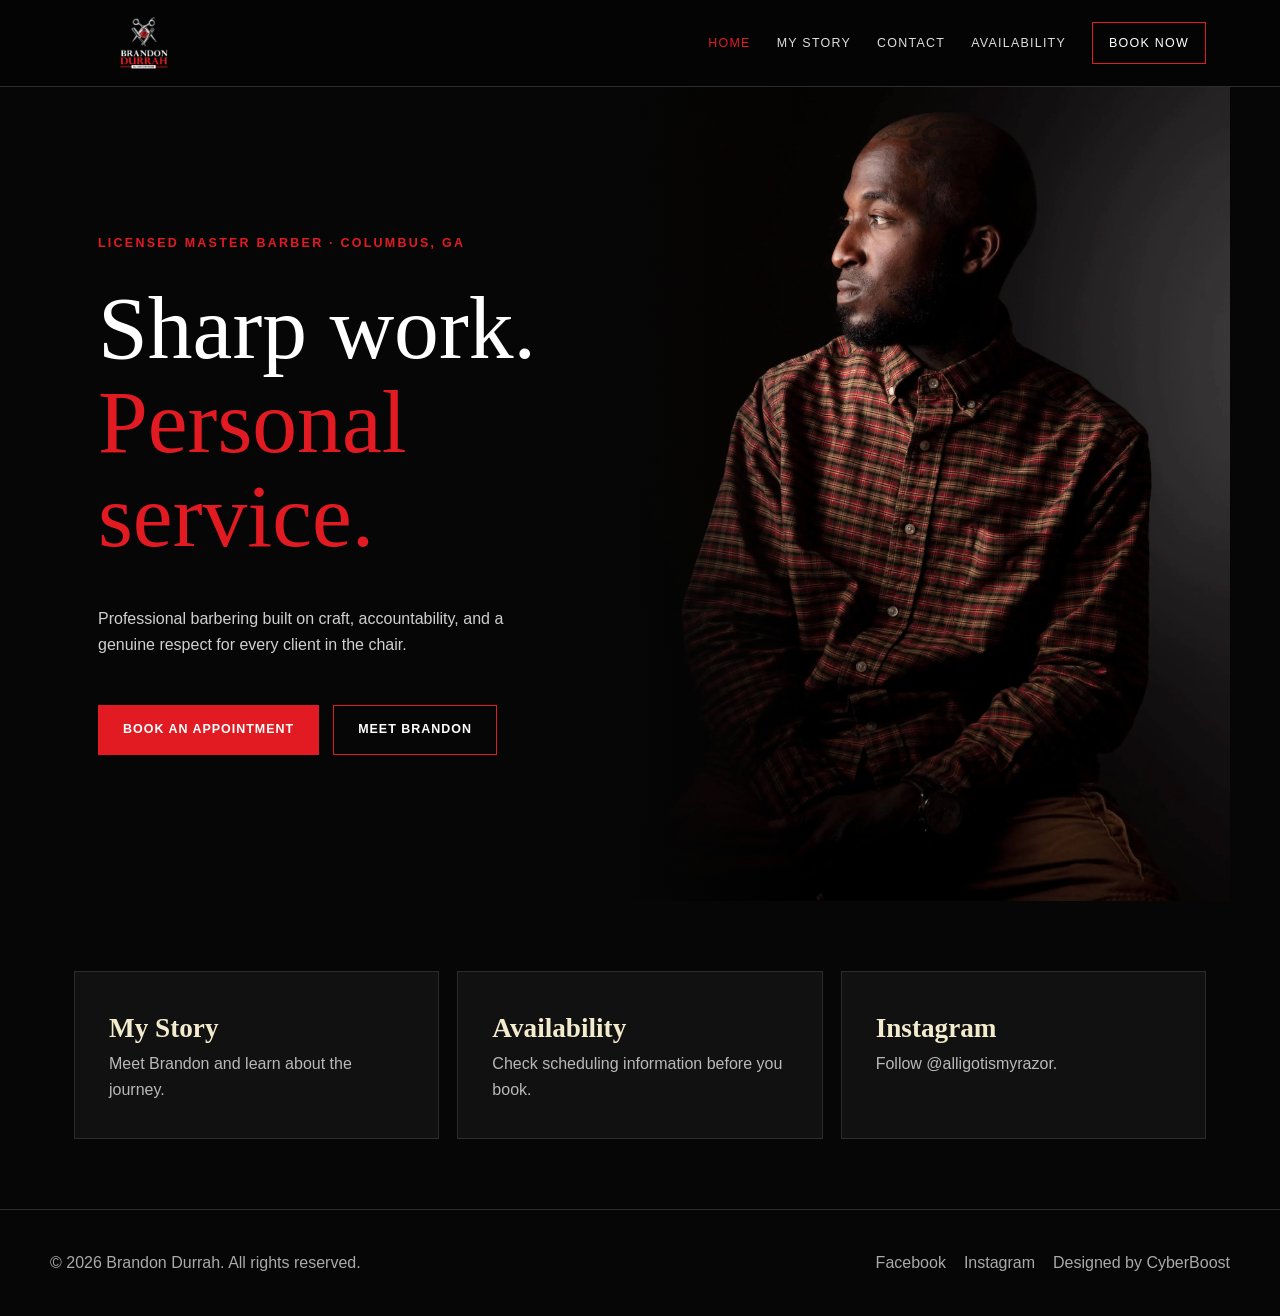
<file: index.html>
<!doctype html><html lang="en"><head><meta charset="utf-8"><meta name="viewport" content="width=device-width,initial-scale=1"><meta name="description" content="Book a professional haircut with licensed Master Barber Brandon Durrah in Columbus, Georgia."><title>Brandon Durrah | Licensed Master Barber</title><link rel="stylesheet" href="styles.css"></head><body><header class="site-header"><nav class="nav"><a class="brand" href="/"><img src="assets/logo.png" alt="Brandon Durrah — All I Got Is My Razor"></a><button class="menu" aria-label="Open menu" aria-expanded="false">☰</button><div class="nav-links"><a aria-current="page" href="/">Home</a><a href="/about.html">My Story</a><a href="/contact.html">Contact</a><a href="/availability.html">Availability</a><a class="nav-cta" href="/booking.html">Book Now</a></div></nav></header><main><section class="hero"><div class="hero-copy"><span class="eyebrow">Licensed Master Barber · Columbus, GA</span><h1>Sharp work.<br><span style="color:var(--red)">Personal service.</span></h1><p>Professional barbering built on craft, accountability, and a genuine respect for every client in the chair.</p><div class="actions"><a class="btn" href="/booking.html">Book an appointment</a><a class="btn secondary" href="/about.html">Meet Brandon</a></div></div><div class="hero-image" role="img" aria-label="Portrait of Master Barber Brandon Durrah"></div></section><section class="quick-links"><a class="quick-card" href="/about.html"><strong>My Story</strong><span>Meet Brandon and learn about the journey.</span></a><a class="quick-card" href="/availability.html"><strong>Availability</strong><span>Check scheduling information before you book.</span></a><a class="quick-card" href="https://www.instagram.com/alligotismyrazor_brandondurrah/" target="_blank" rel="noopener"><strong>Instagram</strong><span>Follow @alligotismyrazor.</span></a></section></main><footer class="site-footer"><div class="footer-inner"><span>© <span data-year></span> Brandon Durrah. All rights reserved.</span><div class="footer-links"><a href="https://facebook.com/alligotismyrazor/">Facebook</a><a href="https://www.instagram.com/alligotismyrazor_brandondurrah/">Instagram</a><a href="https://mycyberboost.tech">Designed by CyberBoost</a></div></div></footer><script src="script.js"></script></body></html>
</file>
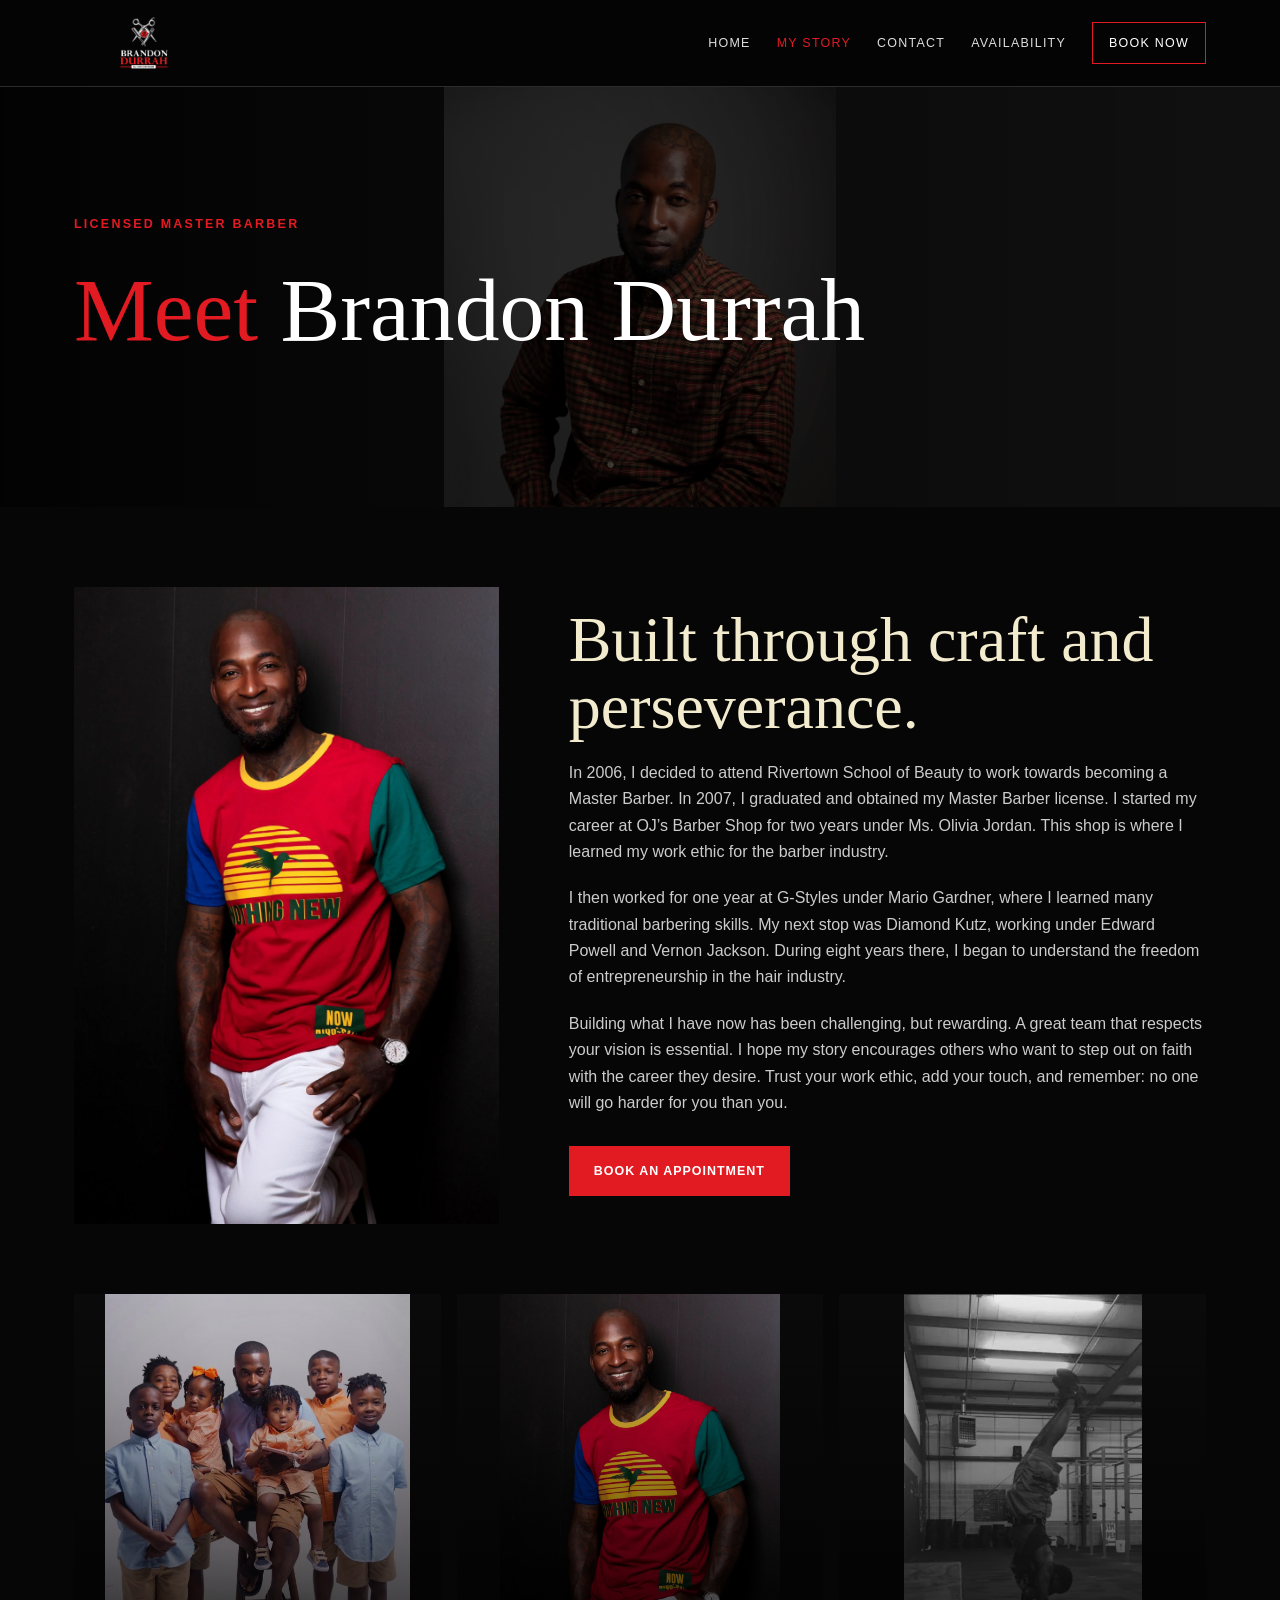
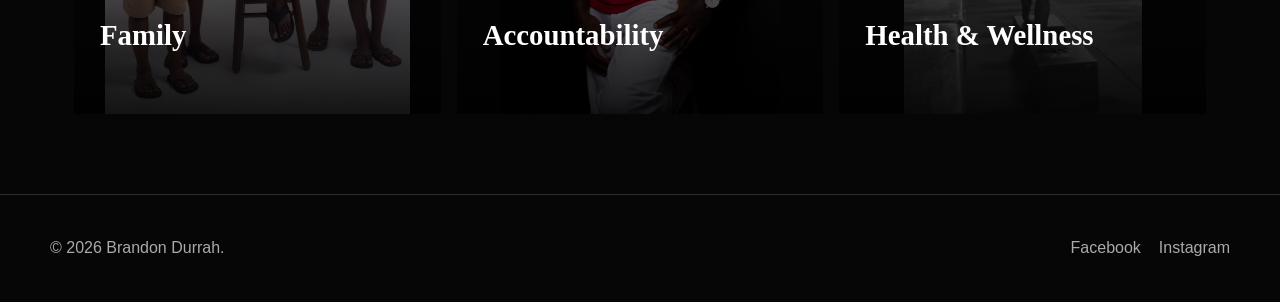
<file: about.html>
<!doctype html><html lang="en"><head><meta charset="utf-8"><meta name="viewport" content="width=device-width,initial-scale=1"><meta name="description" content="Meet Brandon Durrah, a licensed Master Barber serving Columbus, Georgia."><title>My Story | Brandon Durrah</title><link rel="stylesheet" href="styles.css"></head><body><header class="site-header"><nav class="nav"><a class="brand" href="/"><img src="assets/logo.png" alt="Brandon Durrah"></a><button class="menu" aria-label="Open menu" aria-expanded="false">☰</button><div class="nav-links"><a href="/">Home</a><a aria-current="page" href="/about.html">My Story</a><a href="/contact.html">Contact</a><a href="/availability.html">Availability</a><a class="nav-cta" href="/booking.html">Book Now</a></div></nav></header><main><section class="page-hero story-hero"><div><span class="eyebrow">Licensed Master Barber</span><h1><span>Meet</span> Brandon Durrah</h1></div></section><section class="content"><div class="story-grid"><img src="assets/accountability.jpg" alt="Brandon Durrah"><div class="prose"><h2 class="section-title">Built through craft and perseverance.</h2><p>In 2006, I decided to attend Rivertown School of Beauty to work towards becoming a Master Barber. In 2007, I graduated and obtained my Master Barber license. I started my career at OJ’s Barber Shop for two years under Ms. Olivia Jordan. This shop is where I learned my work ethic for the barber industry.</p><p>I then worked for one year at G-Styles under Mario Gardner, where I learned many traditional barbering skills. My next stop was Diamond Kutz, working under Edward Powell and Vernon Jackson. During eight years there, I began to understand the freedom of entrepreneurship in the hair industry.</p><p>Building what I have now has been challenging, but rewarding. A great team that respects your vision is essential. I hope my story encourages others who want to step out on faith with the career they desire. Trust your work ethic, add your touch, and remember: no one will go harder for you than you.</p><div class="actions"><a class="btn" href="/booking.html">Book an appointment</a></div></div></div><div class="values"><div class="value" style="background-image:url('assets/family.jpg')"><h3>Family</h3></div><div class="value" style="background-image:url('assets/accountability.jpg')"><h3>Accountability</h3></div><div class="value" style="background-image:url('assets/fitness.jpg')"><h3>Health &amp; Wellness</h3></div></div></section></main><footer class="site-footer"><div class="footer-inner"><span>© <span data-year></span> Brandon Durrah.</span><div class="footer-links"><a href="https://facebook.com/alligotismyrazor/">Facebook</a><a href="https://www.instagram.com/alligotismyrazor_brandondurrah/">Instagram</a></div></div></footer><script src="script.js"></script></body></html>
</file>
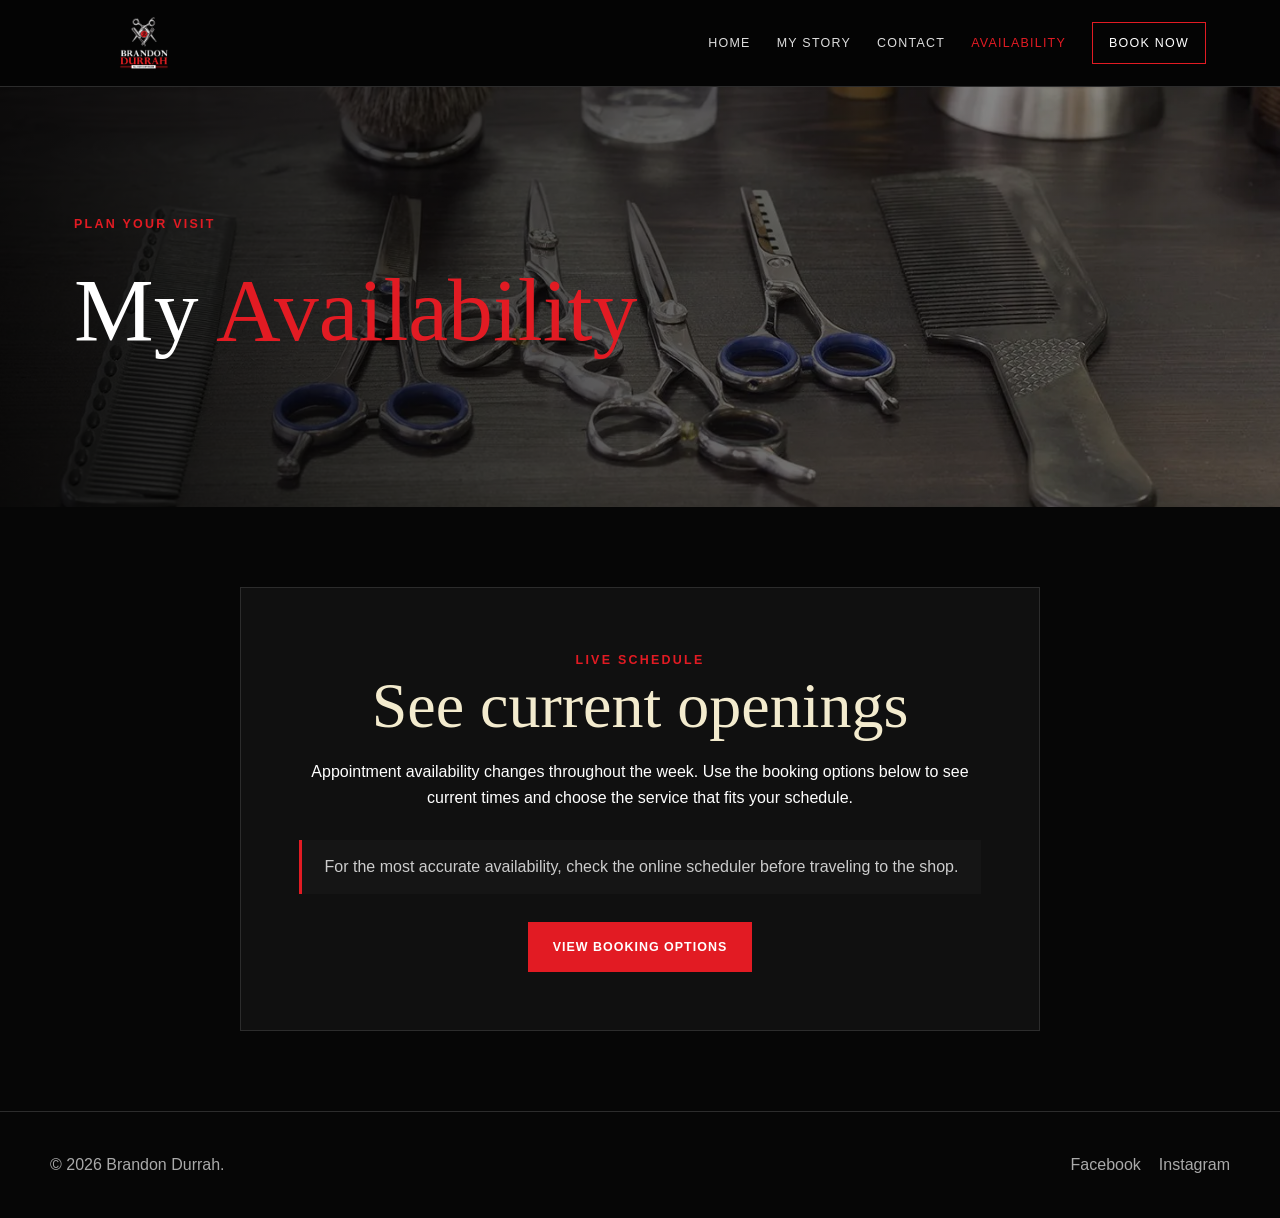
<file: availability.html>
<!doctype html><html lang="en"><head><meta charset="utf-8"><meta name="viewport" content="width=device-width,initial-scale=1"><meta name="description" content="Check Brandon Durrah’s current haircut availability and booking options."><title>Availability | Brandon Durrah</title><link rel="stylesheet" href="styles.css"></head><body><header class="site-header"><nav class="nav"><a class="brand" href="/"><img src="assets/logo.png" alt="Brandon Durrah"></a><button class="menu" aria-label="Open menu" aria-expanded="false">☰</button><div class="nav-links"><a href="/">Home</a><a href="/about.html">My Story</a><a href="/contact.html">Contact</a><a aria-current="page" href="/availability.html">Availability</a><a class="nav-cta" href="/booking.html">Book Now</a></div></nav></header><main><section class="page-hero availability-hero"><div><span class="eyebrow">Plan your visit</span><h1>My <span>Availability</span></h1></div></section><section class="content"><div class="schedule-card"><span class="eyebrow">Live schedule</span><h2 class="section-title">See current openings</h2><p>Appointment availability changes throughout the week. Use the booking options below to see current times and choose the service that fits your schedule.</p><div class="notice">For the most accurate availability, check the online scheduler before traveling to the shop.</div><a class="btn" href="/booking.html">View booking options</a></div></section></main><footer class="site-footer"><div class="footer-inner"><span>© <span data-year></span> Brandon Durrah.</span><div class="footer-links"><a href="https://facebook.com/alligotismyrazor/">Facebook</a><a href="https://www.instagram.com/alligotismyrazor_brandondurrah/">Instagram</a></div></div></footer><script src="script.js"></script></body></html>
</file>
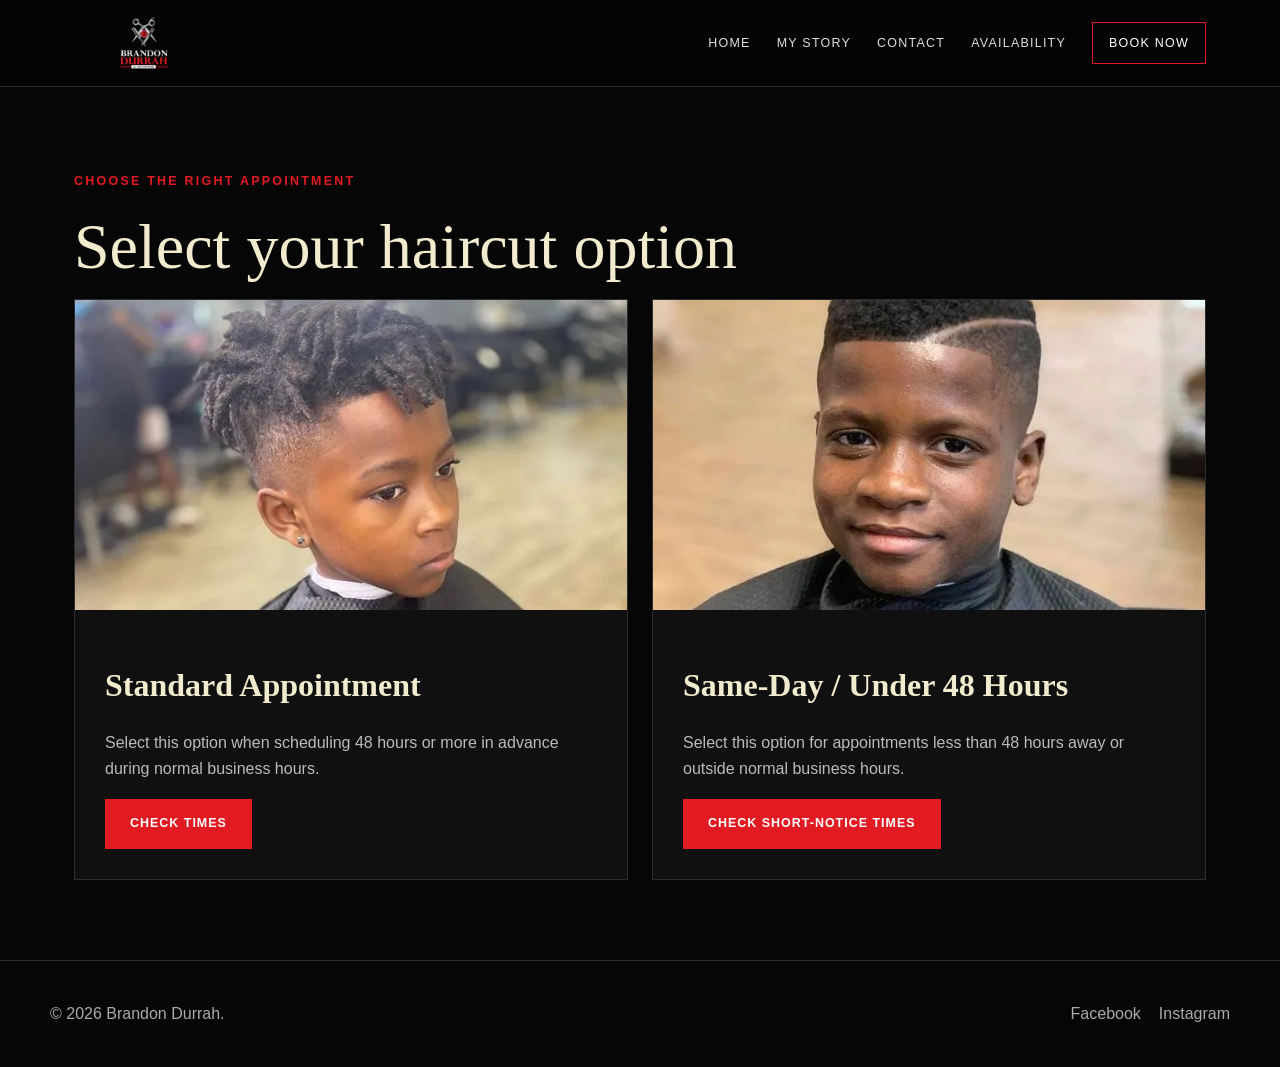
<file: booking.html>
<!doctype html><html lang="en"><head><meta charset="utf-8"><meta name="viewport" content="width=device-width,initial-scale=1"><meta name="description" content="Choose a standard or short-notice haircut appointment with Brandon Durrah."><title>Booking Options | Brandon Durrah</title><link rel="stylesheet" href="styles.css"></head><body><header class="site-header"><nav class="nav"><a class="brand" href="/"><img src="assets/logo.png" alt="Brandon Durrah"></a><button class="menu" aria-label="Open menu" aria-expanded="false">☰</button><div class="nav-links"><a href="/">Home</a><a href="/about.html">My Story</a><a href="/contact.html">Contact</a><a href="/availability.html">Availability</a><a aria-current="page" class="nav-cta" href="/booking.html">Book Now</a></div></nav></header><main><section class="content"><span class="eyebrow">Choose the right appointment</span><h1 class="section-title">Select your haircut option</h1><div class="booking-grid"><article class="booking-card"><img src="assets/normal-cut.jpg" alt="Professional haircut"><div class="booking-copy"><h2>Standard Appointment</h2><p>Select this option when scheduling 48 hours or more in advance during normal business hours.</p><a class="btn" href="https://app.acuityscheduling.com/schedule.php?owner=22509098" target="_blank" rel="noopener">Check times</a></div></article><article class="booking-card"><img src="assets/same-day.jpg" alt="Fresh barber cut"><div class="booking-copy"><h2>Same-Day / Under 48 Hours</h2><p>Select this option for appointments less than 48 hours away or outside normal business hours.</p><a class="btn" href="https://bookedin.com/book/brandon-durrah-1" target="_blank" rel="noopener">Check short-notice times</a></div></article></div></section></main><footer class="site-footer"><div class="footer-inner"><span>© <span data-year></span> Brandon Durrah.</span><div class="footer-links"><a href="https://facebook.com/alligotismyrazor/">Facebook</a><a href="https://www.instagram.com/alligotismyrazor_brandondurrah/">Instagram</a></div></div></footer><script src="script.js"></script></body></html>
</file>
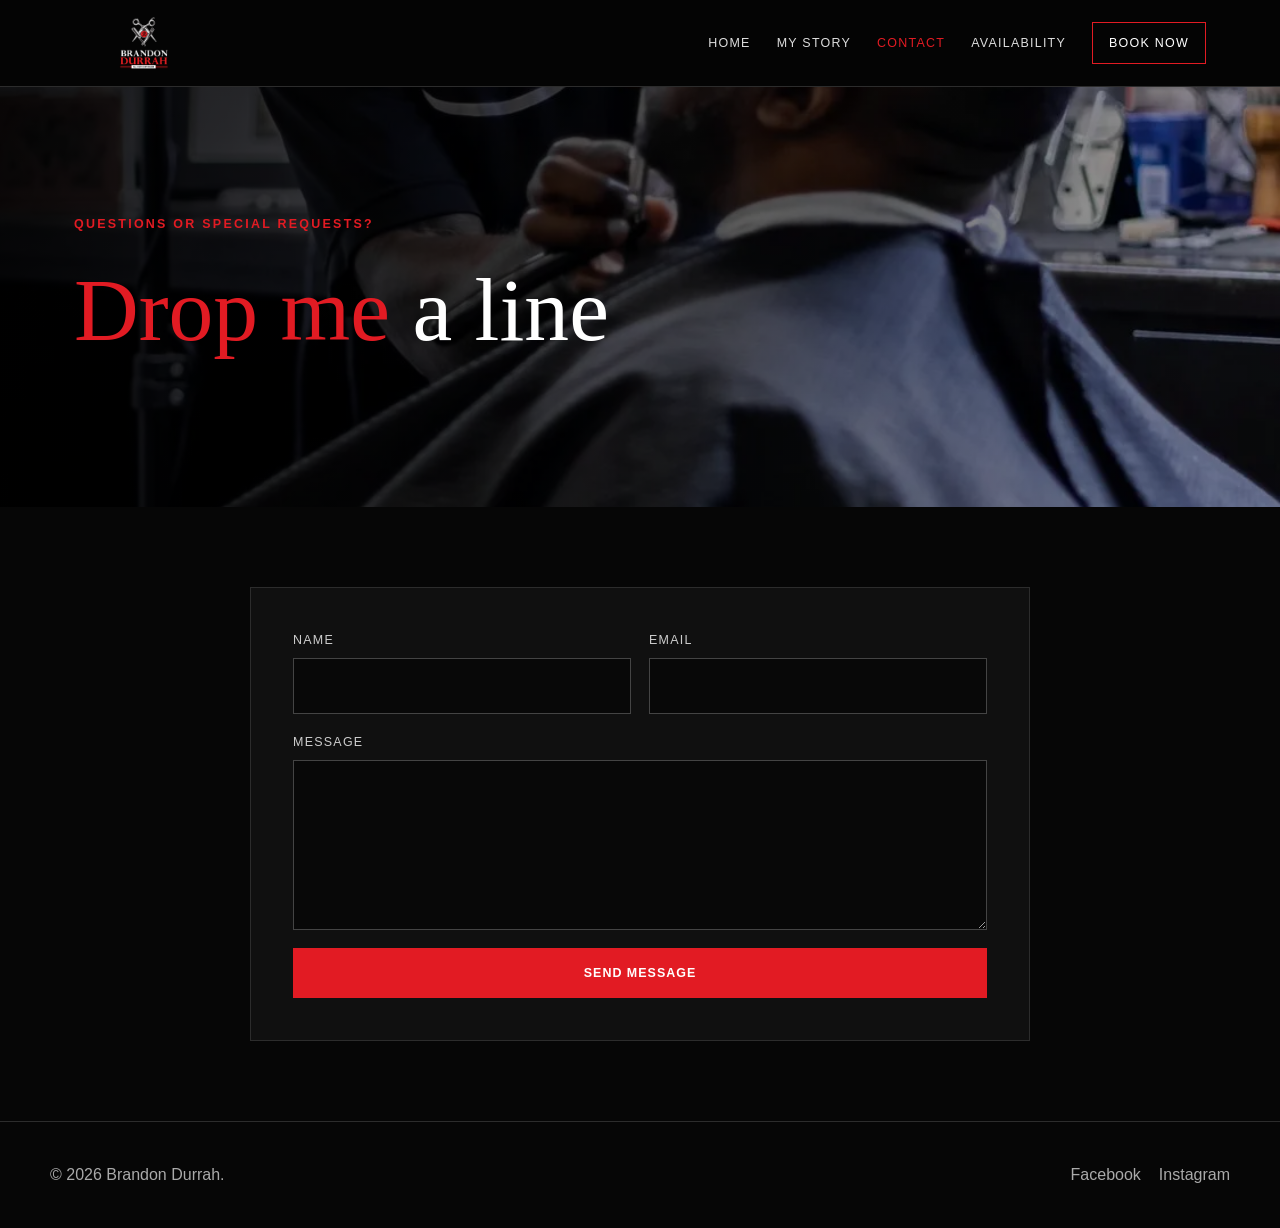
<file: contact.html>
<!doctype html><html lang="en"><head><meta charset="utf-8"><meta name="viewport" content="width=device-width,initial-scale=1"><meta name="description" content="Contact Master Barber Brandon Durrah."><title>Contact | Brandon Durrah</title><link rel="stylesheet" href="styles.css"></head><body><header class="site-header"><nav class="nav"><a class="brand" href="/"><img src="assets/logo.png" alt="Brandon Durrah"></a><button class="menu" aria-label="Open menu" aria-expanded="false">☰</button><div class="nav-links"><a href="/">Home</a><a href="/about.html">My Story</a><a aria-current="page" href="/contact.html">Contact</a><a href="/availability.html">Availability</a><a class="nav-cta" href="/booking.html">Book Now</a></div></nav></header><main><section class="page-hero contact-hero"><div><span class="eyebrow">Questions or special requests?</span><h1><span>Drop me</span> a line</h1></div></section><section class="content"><form class="form-wrap" name="contact" method="POST" data-netlify="true" action="/thanks.html"><input type="hidden" name="form-name" value="contact"><div class="form-grid"><div class="field"><label for="name">Name</label><input id="name" name="name" autocomplete="name" required></div><div class="field"><label for="email">Email</label><input id="email" name="email" type="email" autocomplete="email" required></div><div class="field full"><label for="message">Message</label><textarea id="message" name="message" required></textarea></div><div class="field full"><button class="btn" type="submit">Send message</button></div></div></form></section></main><footer class="site-footer"><div class="footer-inner"><span>© <span data-year></span> Brandon Durrah.</span><div class="footer-links"><a href="https://facebook.com/alligotismyrazor/">Facebook</a><a href="https://www.instagram.com/alligotismyrazor_brandondurrah/">Instagram</a></div></div></footer><script src="script.js"></script></body></html>
</file>
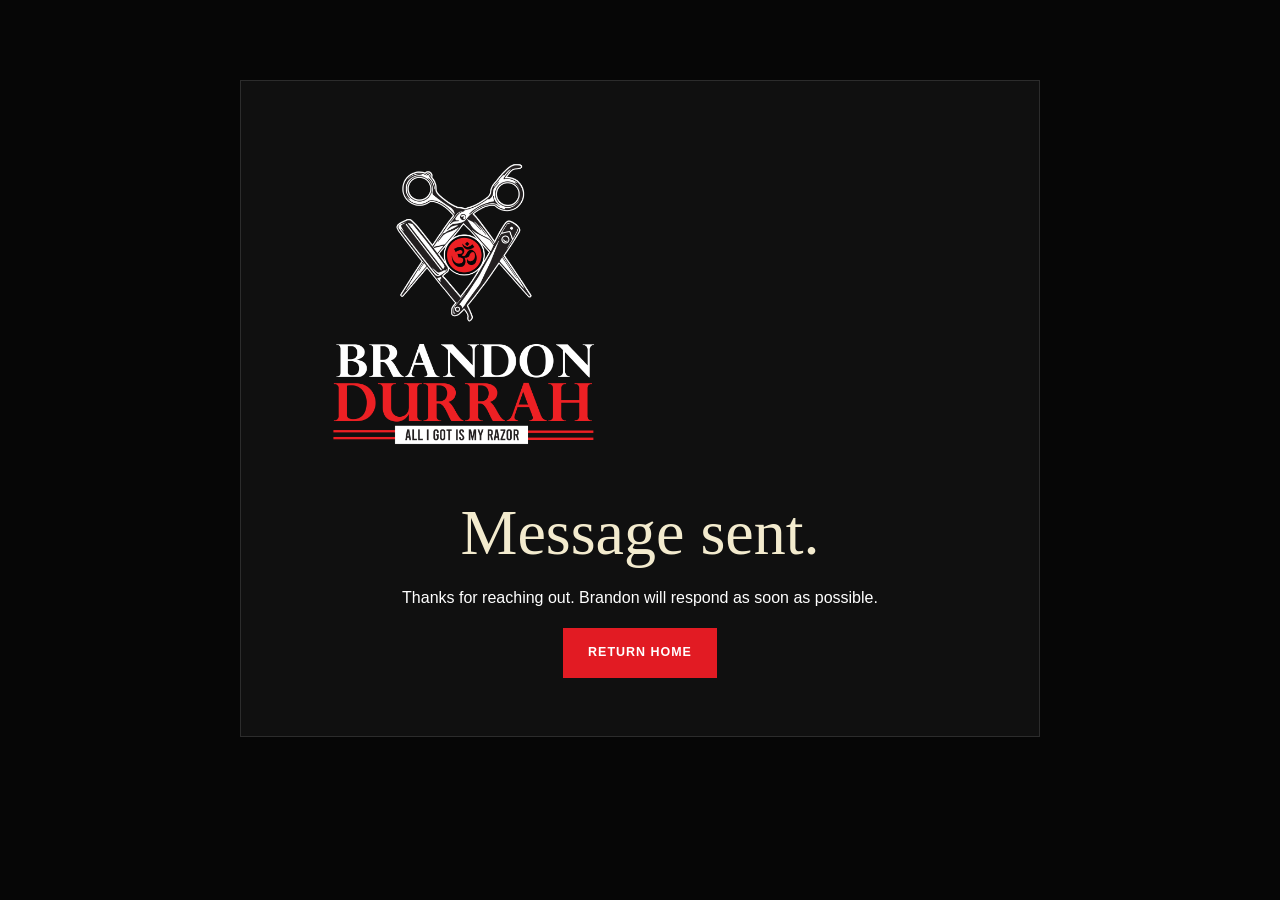
<file: thanks.html>
<!doctype html><html lang="en"><head><meta charset="utf-8"><meta name="viewport" content="width=device-width,initial-scale=1"><meta name="robots" content="noindex"><title>Message Sent | Brandon Durrah</title><link rel="stylesheet" href="styles.css"></head><body><main class="content"><div class="schedule-card"><img class="hero-logo" src="assets/logo.png" alt="Brandon Durrah"><h1 class="section-title">Message sent.</h1><p>Thanks for reaching out. Brandon will respond as soon as possible.</p><a class="btn" href="/">Return home</a></div></main></body></html>
</file>
<file: styles.css>
:root{--black:#060606;--panel:#111;--red:#e21b23;--cream:#f3ebce;--muted:#b9b9b9;--line:#2c2c2c;--max:1180px}*{box-sizing:border-box}html{scroll-behavior:smooth}body{margin:0;background:var(--black);color:#fff;font-family:Inter,Arial,sans-serif;line-height:1.65}a{color:inherit}img{display:block;max-width:100%}.site-header{position:sticky;top:0;z-index:20;background:rgba(5,5,5,.94);border-bottom:1px solid var(--line);backdrop-filter:blur(12px)}.nav{max-width:var(--max);margin:auto;min-height:86px;padding:12px 24px;display:flex;align-items:center;justify-content:space-between;gap:28px}.brand img{width:140px;height:60px;object-fit:contain}.nav-links{display:flex;align-items:center;gap:26px}.nav-links a{text-decoration:none;text-transform:uppercase;letter-spacing:.1em;font-size:.78rem;color:#ddd}.nav-links a:hover,.nav-links a[aria-current=page]{color:var(--red)}.nav-cta{border:1px solid var(--red);padding:10px 16px!important;color:#fff!important}.menu{display:none;border:0;background:none;color:#fff;font-size:1.8rem}.hero{min-height:calc(100vh - 86px);display:grid;grid-template-columns:1fr 1.1fr;max-width:var(--max);margin:auto}.hero-copy{display:flex;flex-direction:column;justify-content:center;padding:64px 48px}.hero-logo{width:min(330px,80%);margin-bottom:30px}.eyebrow{color:var(--red);font-weight:700;letter-spacing:.18em;text-transform:uppercase;font-size:.78rem}.hero h1,.page-hero h1,.section-title{font-family:Georgia,serif;font-weight:400;line-height:1.05;margin:.3em 0}.hero h1{font-size:clamp(3rem,7vw,6.2rem)}.hero p{color:#d0d0d0;max-width:540px}.hero-image{min-height:620px;background:url('assets/brandon-hero.jpg') center/cover no-repeat;position:relative}.hero-image:after{content:"";position:absolute;inset:0;background:linear-gradient(90deg,#060606 0,transparent 32%)}.actions{display:flex;flex-wrap:wrap;gap:14px;margin-top:30px}.btn{display:inline-flex;align-items:center;justify-content:center;min-height:50px;padding:0 24px;text-decoration:none;text-transform:uppercase;letter-spacing:.08em;font-size:.78rem;font-weight:800;border:1px solid var(--red);background:var(--red);color:#fff}.btn.secondary{background:transparent}.btn:hover{background:#fff;color:#090909;border-color:#fff}.quick-links{max-width:var(--max);margin:auto;padding:70px 24px;display:grid;grid-template-columns:repeat(3,1fr);gap:18px}.quick-card{border:1px solid var(--line);background:var(--panel);padding:34px;text-decoration:none;transition:.2s}.quick-card:hover{transform:translateY(-4px);border-color:var(--red)}.quick-card strong{display:block;font-family:Georgia,serif;font-size:1.7rem;color:var(--cream)}.quick-card span{color:var(--muted)}.page-hero{min-height:420px;display:flex;align-items:end;background-position:center;background-size:cover;position:relative}.page-hero:before{content:"";position:absolute;inset:0;background:linear-gradient(90deg,rgba(0,0,0,.9),rgba(0,0,0,.35))}.page-hero>div{position:relative;width:100%;max-width:var(--max);margin:auto;padding:76px 24px}.page-hero h1{font-size:clamp(3rem,7vw,6rem)}.page-hero h1 span{color:var(--red)}.story-hero{background-image:url('assets/brandon-story.jpg')}.contact-hero{background-image:url('assets/contact-bg.jpg')}.availability-hero{background-image:url('assets/availability-bg.jpg')}.content{max-width:var(--max);margin:auto;padding:80px 24px}.story-grid{display:grid;grid-template-columns:.8fr 1.2fr;gap:70px;align-items:start}.story-grid img{height:100%;min-height:520px;object-fit:cover}.section-title{font-size:clamp(2.4rem,5vw,4rem);color:var(--cream)}.prose p{color:#ccc;margin:0 0 1.25em}.values{display:grid;grid-template-columns:repeat(3,1fr);gap:16px;margin-top:70px}.value{min-height:260px;padding:26px;display:flex;align-items:end;background-size:cover;background-position:center;position:relative}.value:before{content:"";position:absolute;inset:0;background:linear-gradient(transparent,rgba(0,0,0,.9))}.value h3{position:relative;font-family:Georgia,serif;font-size:1.8rem}.form-wrap{max-width:780px;margin:auto;background:#101010;border:1px solid var(--line);padding:42px}.form-grid{display:grid;grid-template-columns:1fr 1fr;gap:18px}.field{display:flex;flex-direction:column;gap:7px}.field.full{grid-column:1/-1}label{font-size:.78rem;letter-spacing:.1em;text-transform:uppercase;color:#ccc}input,textarea{width:100%;padding:14px;border:1px solid #444;background:#080808;color:#fff;font:inherit}textarea{min-height:170px;resize:vertical}input:focus,textarea:focus{outline:2px solid var(--red);outline-offset:2px}.schedule-card{max-width:800px;margin:auto;text-align:center;border:1px solid var(--line);background:#101010;padding:58px}.schedule-card .section-title{margin-top:0}.booking-grid{display:grid;grid-template-columns:1fr 1fr;gap:24px}.booking-card{background:#101010;border:1px solid var(--line);overflow:hidden}.booking-card img{width:100%;height:310px;object-fit:cover}.booking-copy{padding:30px}.booking-copy h2{font-family:Georgia,serif;color:var(--cream);font-size:2rem;line-height:1.15}.booking-copy p{color:#bbb}.notice{border-left:3px solid var(--red);padding:14px 18px;background:#151515;color:#ccc;margin:28px 0}.site-footer{border-top:1px solid var(--line);padding:40px 24px;color:#aaa}.footer-inner{max-width:var(--max);margin:auto;display:flex;justify-content:space-between;gap:20px;flex-wrap:wrap}.footer-links{display:flex;gap:18px}.footer-links a{text-decoration:none}.footer-links a:hover{color:var(--red)}@media(max-width:820px){.menu{display:block}.nav-links{display:none;position:absolute;top:86px;left:0;right:0;background:#070707;padding:22px 24px;flex-direction:column;align-items:flex-start;border-bottom:1px solid var(--line)}.nav-links.open{display:flex}.hero{grid-template-columns:1fr}.hero-copy{padding:56px 24px}.hero-image{min-height:500px;order:-1}.hero-image:after{background:linear-gradient(0deg,#060606,transparent 35%)}.quick-links,.values,.booking-grid{grid-template-columns:1fr}.story-grid{grid-template-columns:1fr;gap:40px}.form-grid{grid-template-columns:1fr}.field.full{grid-column:auto}.form-wrap,.schedule-card{padding:30px 22px}.page-hero{min-height:360px}}
body .story-hero{background-size:auto 140%;background-repeat:no-repeat;background-position:center top;background-color:#191919}
body .story-grid img{width:100%;height:auto;min-height:0;object-fit:contain;object-position:center top;align-self:start}
body .value{min-height:420px;background-size:contain;background-repeat:no-repeat;background-position:center top;background-color:#0a0a0a}
@media(max-width:820px){body .story-hero{background-size:auto 125%;background-position:center top}}
</file>
